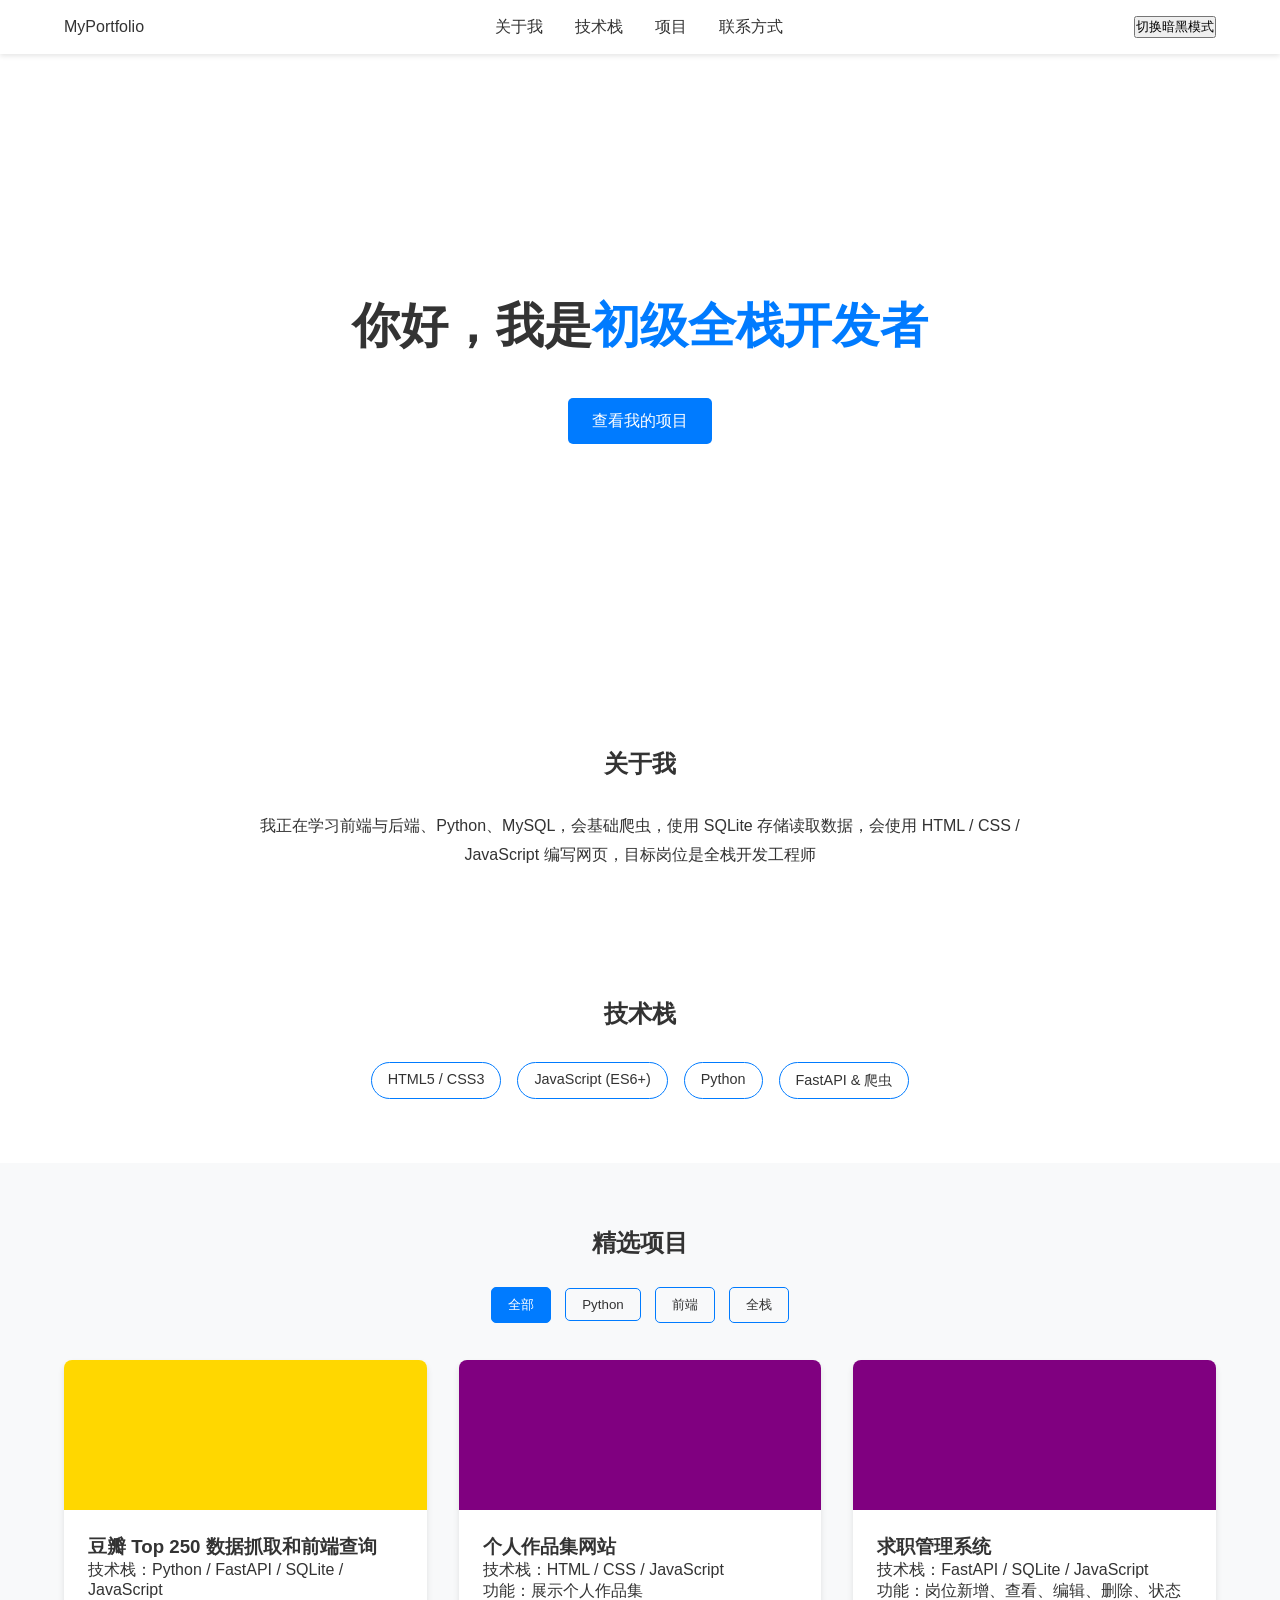
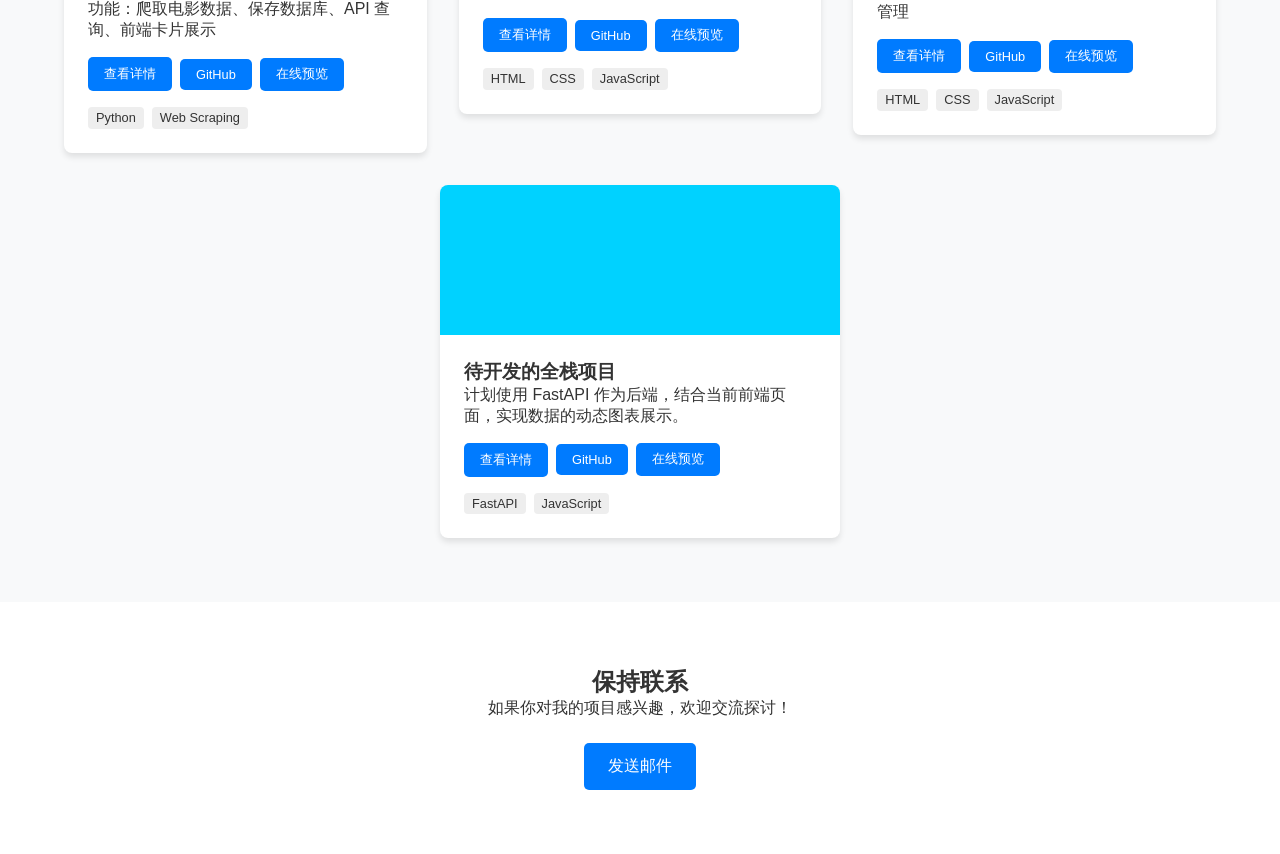
<file: index.html>
<!DOCTYPE html>
<html lang="zh-CN">
<head>
    <meta charset="UTF-8">
    <meta name="viewport" content="width=device-width, initial-scale=1.0">
    <title>我的个人网页</title>
    <link rel="stylesheet" href="./css/style.css">
</head>
<body>
    <!-- 顶部导航条 -->
    <nav class="navbar">
        <div class="logo">MyPortfolio</div>
        <!-- JavaScript 事件绑定 -->
        <div class="nav-links">
            <a href="#aboutMe" class="nav-btn">关于我</a>
            <a href="#skills" class="nav-btn">技术栈</a>
            <a href="#projects" class="nav-btn">项目</a>
            <a href="#contact" class="nav-btn">联系方式</a>
        </div>
        <button id="theme-toggle">切换暗黑模式</button>
    </nav>
  
    <!-- 首屏区域 -->
    <header class="hero" id="home">
        <h1>你好，我是<span class="highlight">初级全栈开发者</span></h1>
        <!-- <p>我正在学习前端与后端、Python、MySQL，并使其结合起来完成一个完整的项目</p> -->
        <a href="#projects" class="btn">查看我的项目</a>
    </header>

    <section class="section about-me" id="aboutMe">
        <h2>关于我</h2>
        <div class="aboutMe-container">
            <p>我正在学习前端与后端、Python、MySQL，会基础爬虫，使用 SQLite 存储读取数据，会使用 HTML / CSS / JavaScript 编写网页，目标岗位是全栈开发工程师</p>
        </div>
    </section>
    <!-- 技能墙 -->
    <section class="section" id="skills">
        <h2>技术栈</h2>
        <div class="skills-container">
            <span class="skill-badge">HTML5 / CSS3</span>
            <span class="skill-badge">JavaScript (ES6+)</span>
            <span class="skill-badge">Python</span>
            <span class="skill-badge">FastAPI & 爬虫</span>
        </div>
    </section>

    <!-- 项目展示 -->
    <section class="section bg-light" id="projects">
        <h2>精选项目</h2>
        <div class="filter-buttons">
            <button class="filter-btn active" data-filter="all">全部</button>
            <button class="filter-btn" data-filter="python">Python</button>
            <button class="filter-btn" data-filter="frontend">前端</button>
            <button class="filter-btn" data-filter="fullstack">全栈</button>
        </div>
        <!-- CSS Flexbox 布局 -->
        <div class="project-grid">
            <!-- 项目卡片 1 -->
            <div class="project-card" data-category="fullstack">
                <div class="card-image" style="background-color: #ffd700;"></div>
                <div class="card-content">
                    <h3>豆瓣 Top 250 数据抓取和前端查询</h3>
                    <p>技术栈：Python / FastAPI / SQLite / JavaScript</p>
                    <p>功能：爬取电影数据、保存数据库、API 查询、前端卡片展示</p>
                    <div class="tags">
                        <div class="project-actions">
                            <button class="detail-btn">查看详情</button>
                            <a href="https://github.com/k1-kk/Project/tree/master/movie-top250-project" target="_blank" rel="noopener noreferrer" class="project-link">GitHub</a>
                            <a href="https://github.com/k1-kk/Project/tree/master/movie-top250-project" target="_blank" rel="noopener noreferrer" class="project-link">在线预览</a>
                        </div>
                        <div class="project-detail">
                            <p>项目难点：处理网页结构变化、数据清洗和 CSV 导出。</p>
                            <p>项目收获：熟悉了请求、解析、存储的完整爬虫流程。</p>
                        </div>
                        <span>Python</span><span>Web Scraping</span>
                    </div>
                </div>
            </div>
            
            <!-- 项目卡片 2 -->
            <div class="project-card" data-category="frontend">
                <div class="card-image" style="background-color: purple;"></div>
                <div class="card-content">
                    <h3>个人作品集网站</h3>
                    <p>技术栈：HTML / CSS / JavaScript</p>
                    <p>功能：展示个人作品集</p>
                    <div class="tags">
                        <div class="project-actions">
                            <button class="detail-btn">查看详情</button>
                            <a href="https://github.com/k1-kk/Project" target="_blank" rel="noopener noreferrer" class="project-link">GitHub</a>
                            <a href="https://k1-kk.github.io/Project/" target="_blank" rel="noopener noreferrer" class="project-link">在线预览</a>
                        </div>
                        <div class="project-detail">
                            <p>功能：响应式布局、暗黑模式、项目筛选、项目详情展开</p>
                        </div>
                        <span>HTML</span><span>CSS</span><span>JavaScript</span>
                    </div>
                </div>
            </div>

            <!-- 项目卡片 3 -->
            <div class="project-card" data-category="fullstack">
                <div class="card-image" style="background-color: purple;"></div>
                <div class="card-content">
                    <h3>求职管理系统</h3>
                    <p>技术栈：FastAPI / SQLite / JavaScript</p>
                    <p>功能：岗位新增、查看、编辑、删除、状态管理</p>
                    <div class="tags">
                        <div class="project-actions">
                            <button class="detail-btn">查看详情</button>
                            <a href="https://github.com/k1-kk/Project" target="_blank" rel="noopener noreferrer" class="project-link">GitHub</a>
                            <a href="https://k1-kk.github.io/Project/" target="_blank" rel="noopener noreferrer" class="project-link">在线预览</a>
                        </div>
                        <div class="project-detail">
                            <p>项目收获：熟悉了 FastAPI 的使用，能边存储数据边读取；能通过 JS 事件筛选数据</p>
                        </div>
                        <span>HTML</span><span>CSS</span><span>JavaScript</span>
                    </div>
                </div>
            </div>

            <!-- 项目卡片 4 -->
            <div class="project-card" data-category="fullstack">
                <div class="card-image" style="background-color: #00d2ff;"></div>
                <div class="card-content">
                    <h3>待开发的全栈项目</h3>
                    <p>计划使用 FastAPI 作为后端，结合当前前端页面，实现数据的动态图表展示。</p>
                    <div class="tags">
                        <div class="project-actions">
                            <button class="detail-btn">查看详情</button>
                            <a href="https://github.com/k1-kk/Project"  target="_blank" rel="noopener noreferrer" class="project-link">GitHub</a>
                            <a href="https://k1-kk.github.io/Project/" target="_blank" rel="noopener noreferrer" class="project-link">在线预览</a>
                        </div>
                        <div class="project-detail">
                            <p>计划使用 FastAPI + MySQL 做后端接口，实现项目数据的增删改查和图表展示</p>
                        </div>
                        <span>FastAPI</span><span>JavaScript</span>
                    </div>
                </div>
            </div>
        </div>
    </section>
    
    <!-- 联系方式 -->
    <section class="section" id="contact">
        <h2>保持联系</h2>
        <p>如果你对我的项目感兴趣，欢迎交流探讨！</p>
        <a href="mailto:1651368107@qq.com" class="btn">发送邮件</a>
    </section>

    <script src="./js/script.js"></script>
</body>
</html>
</file>
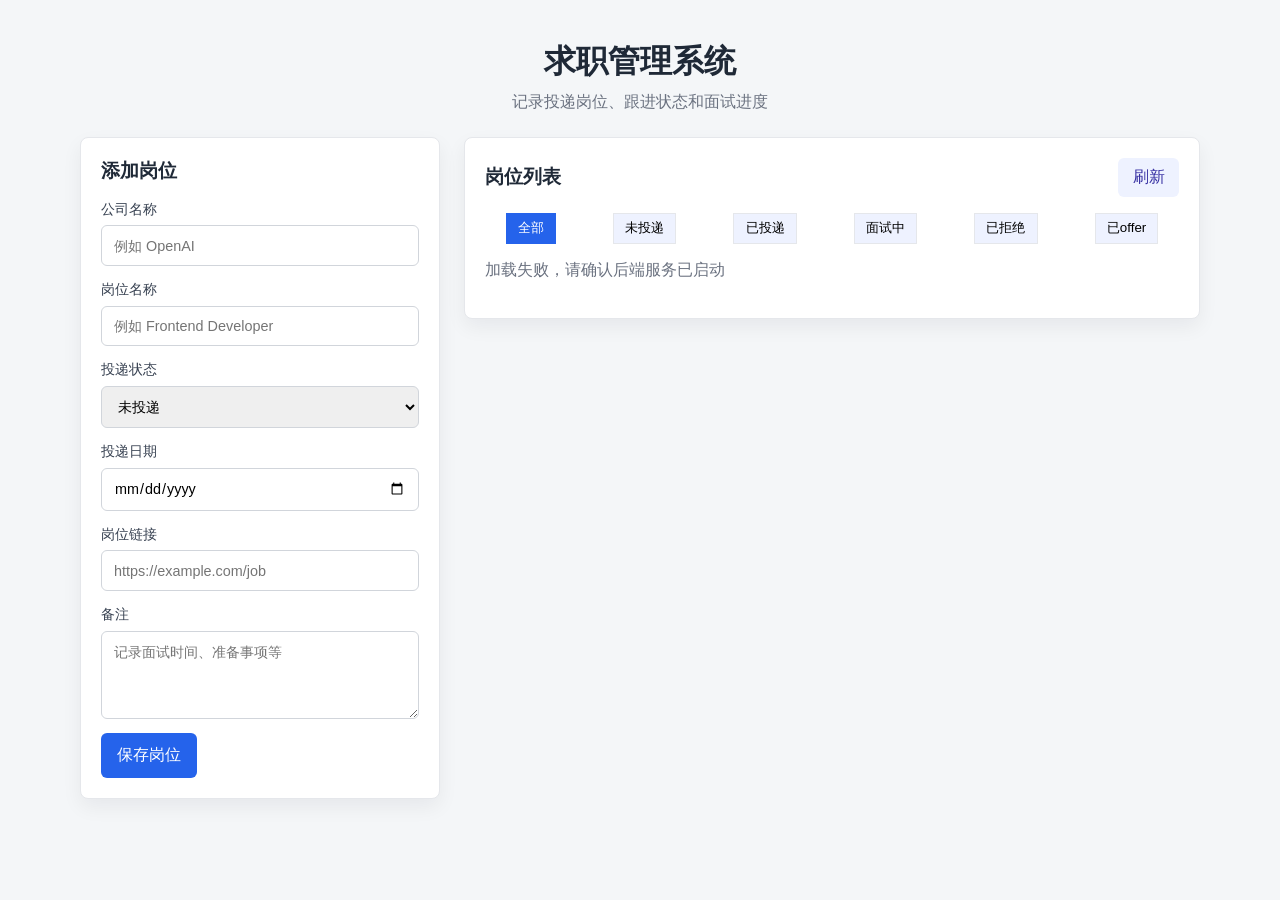
<file: job-tracker-project/frontend/index.html>
<!DOCTYPE html>
<html lang="zh-CN">
<head>
    <meta charset="UTF-8">
    <meta name="viewport" content="width=device-width, initial-scale=1.0">
    <title>求职管理系统</title>
    <link rel="stylesheet" href="./style.css">
</head>
<body>
    <header class="page-header">
        <h1>求职管理系统</h1>
        <p>记录投递岗位、跟进状态和面试进度</p>
    </header>

    <main class="app-layout">
        <section class="panel form-panel">
            <h2>添加岗位</h2>
            <form id="jobForm" class="job-form">
                <label>
                    公司名称
                    <input id="company" type="text" required placeholder="例如 OpenAI">
                </label>

                <label>
                    岗位名称
                    <input id="position" type="text" required placeholder="例如 Frontend Developer">
                </label>

                <label>
                    投递状态
                    <select id="status">
                        <option value="未投递">未投递</option>
                        <option value="已投递">已投递</option>
                        <option value="面试中">面试中</option>
                        <option value="已拒绝">已拒绝</option>
                        <option value="已offer">已offer</option>
                    </select>
                </label>

                <label>
                    投递日期
                    <input id="applyDate" type="date">
                </label>

                <label>
                    岗位链接
                    <input id="jobUrl" type="url" placeholder="https://example.com/job">
                </label>

                <label>
                    备注
                    <textarea id="note" rows="4" placeholder="记录面试时间、准备事项等"></textarea>
                </label>

                <div class="form-actions">
                    <button id="submitBtn" type="submit">保存岗位</button>
                    <button id="cancelEditBtn" type="button" class="secondary-btn" hidden>取消编辑</button>
                </div>
            </form>
        </section>

        <section class="panel list-panel">
            <div class="list-header">
                <h2>岗位列表</h2>
                <button id="refreshBtn" type="button">刷新</button>
            </div>
            <div class="btn-list">
                <button class="filter-btn active" data-filter="全部">全部</button>
                <button class="filter-btn" data-filter="未投递">未投递</button>
                <button class="filter-btn" data-filter="已投递">已投递</button>
                <button class="filter-btn" data-filter="面试中">面试中</button>
                <button class="filter-btn" data-filter="已拒绝">已拒绝</button>
                <button class="filter-btn" data-filter="已offer">已offer</button>
            </div>

            <p id="statusText" class="status-text"></p>
            <div id="jobList" class="job-list"></div>
        </section>
    </main>

    <script src="./app.js"></script>
</body>
</html>
</file>
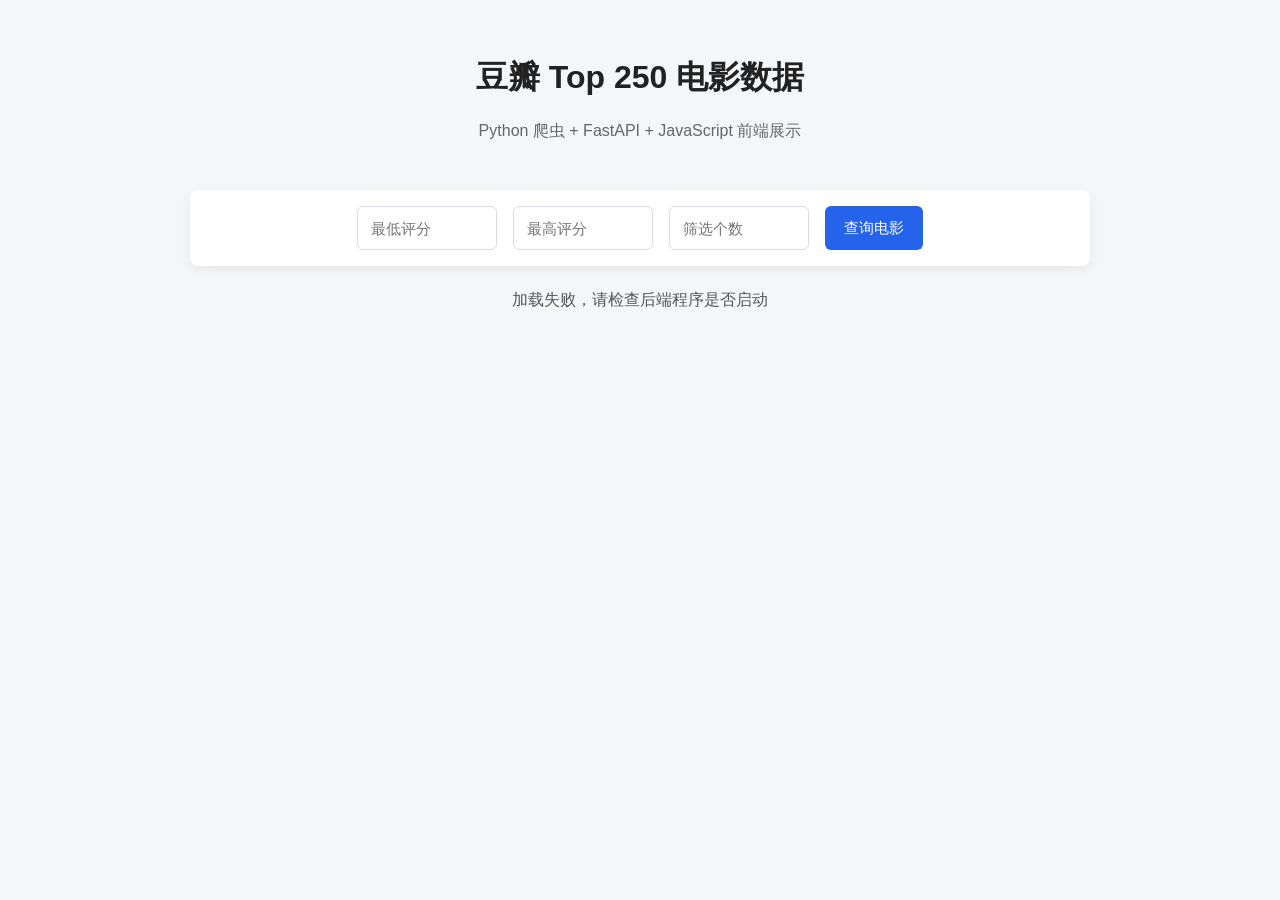
<file: movie-top250-project/frontend/index.html>
<!DOCTYPE html>
<html lang="en">
<head>
    <meta charset="UTF-8">
    <meta name="viewport" content="width=device-width, initial-scale=1.0">
    <title>豆瓣 Top 250 榜单</title>
    <link rel="stylesheet" href="./style.css">

</head>
<body>
    <header>
        <h1>豆瓣 Top 250 电影数据</h1>
        <p>Python 爬虫 + FastAPI + JavaScript 前端展示</p>  
    </header>

    <section class="controls">
        <input id="min-rating" type="number" min="0" max="10" step="0.1" placeholder="最低评分">
        <input id="max-rating" type="number" min="0" max="10" step="0.1" placeholder="最高评分">
        <input id="limit" type="number" min="1" max="250" step="1" placeholder="筛选个数">
        <button id="loadBtn">查询电影</button>
    </section>

    <p id="status"></p>

    <section id="movieGrid" class="movie-grid"></section>
    <script src="./app.js"></script>
</body>
</html>
</file>
<file: css/style.css>
/* =========================================
   1. 基础重置与全局变量
   ========================================= */
:root {
    --bg-color: #ffffff;
    --text-color: #333333;
    --primary-color: #007bff;
    --section-bg: #f8f9fa;
}

/* 暗黑模式变量（通过 JS 触发） */
body.dark-mode {
    --bg-color: #121212;
    --text-color: #e0e0e0;
    --section-bg: #1e1e1e;
}

* {
    margin: 0;
    padding: 0;
    box-sizing: border-box;
}

/* 使用 html 的 font-size 作为 rem 的基准 */
html {
    font-size: 16px; /* 1rem = 16px */
    scroll-behavior: smooth;
}

body {
    font-family: -apple-system, BlinkMacSystemFont, "Segoe UI", Roboto, sans-serif;
    background-color: var(--bg-color);
    color: var(--text-color);
    transition: background-color 0.3s, color 0.3s;
}

/* =========================================
   2. 导航栏 (Flexbox 基础应用)
   ========================================= */
.navbar {
    display: flex;
    flex-direction: row;
    justify-content: space-between;   /*是排版魔法：它会把里面的元素（Logo 和按钮）分别推到最左边和最右边，中间留出空白。*/
    align-items: center;              /*让 Logo 和按钮在垂直方向上居中对齐。*/
    padding: 1rem 5%;
    box-shadow: 0 2px 5px rgba(0,0,0,0.1);
    position: sticky;                 /*吸顶效果。当网页往下滚动时，导航栏会像贴纸一样粘在屏幕最顶部，不会跟着滚走。*/
    top: 0;
    background-color: var(--bg-color);
    z-index: 100;
}

.nav-links {
    display: flex;
    gap: 2rem;
    align-items: center;
}
.nav-btn {
    display: inline-block;
    text-decoration: none;
    color:var(--text-color);
    
}

.nav-btn:hover {
    color: var(--primary-color);
}

.btn:hover {
    opacity: 0.8;
}

#theme-toggle {
    cursor: pointer;
}

/* =========================================
   3. 首屏区域 (vh 单位练习)
   ========================================= */
.hero {
    /* 使用 vh 让首屏高度占据屏幕的 80% */
    height: 70vh; 
    display: flex;
    flex-direction: column;         /*Flexbox 默认是横向排的，这行代码让里面的标题、简介、按钮改成从上往下竖着排。*/
    justify-content: center;
    align-items: center;
    text-align: center;
    padding: 0 1rem;
}

.hero h1 {
    font-size: 3rem; /* 使用 rem 控制字体大小 */
    margin-bottom: 1rem;
}

.highlight {
    color: var(--primary-color);
}

.btn {
    display: inline-block;
    padding: 0.8rem 1.5rem;
    background-color: var(--primary-color);
    color: white;
    text-decoration: none;
    border-radius: 5px;
    margin-top: 1.5rem;
    transition: opacity 0.3s;
}

/* =========================================
   4. 通用区块设置
   ========================================= */
.section {
    padding: 4rem 5%;
    text-align: center;
}

.aboutMe-container {
    max-width: 760px;
    margin:2rem auto 0;
    line-height: 1.8;
}

.bg-light {
    background-color: var(--section-bg);
}

/* =========================================
   5. 技能与项目 (Flexbox 进阶应用)
   ========================================= */
.skills-container {
    display: flex;
    flex-wrap: wrap;
    justify-content: center;
    gap: 1rem;
    margin-top: 2rem;
}

.skill-badge {
    padding: 0.5rem 1rem;
    border: 1px solid var(--primary-color);
    border-radius: 20px;
    font-size: 0.9rem;
}

.project-grid {
    display: flex;
    flex-wrap: wrap; /* 允许卡片折行 */
    gap: 2rem;
    justify-content: center;
    margin-top: 2rem;

    align-items: flex-start;
}

.filter-buttons {
      margin-top: 1.5rem;
  }

.filter-btn {
    padding: 0.5rem 1rem;
    margin: 0.3rem;
    border: 1px solid var(--primary-color);
    background: transparent;
    color: var(--text-color);
    border-radius: 5px;
    cursor: pointer;
}

.filter-btn.active,
.filter-btn:hover {
    background-color: var(--primary-color);
    color: white;
}

.project-card {
    /* 基础宽度为 300px，随着屏幕变大可以适度拉伸 */
    flex: 1 1 300px; 
    /* flex: 1 1 300px; 是三个属性的缩写：
    flex-grow: 1（允许放大）：如果有剩余空间，卡片可以拉伸填满。
    flex-shrink: 1（允许缩小）：如果空间不够，卡片可以被挤压。
    flex-basis: 300px（基础宽度）：卡片最理想的宽度是 300px。 */
    max-width: 400px;
    background-color: var(--bg-color);
    border-radius: 8px;
    box-shadow: 0 4px 6px rgba(0,0,0,0.1);
    overflow: hidden;
    text-align: left;

    display: flex;
    flex-direction: column;
}

.card-image {
    height: 150px;
    width: 100%;
}

.card-content {
    padding: 1.5rem;

    flex: 1;
    display: flex;
    flex-direction: column;
}

.tags {
    margin-top: auto;
}

.tags span {
    display: inline-block;
    font-size: 0.8rem;
    background-color: #eee;
    color: #333;
    padding: 0.2rem 0.5rem;
    border-radius: 4px;
    margin-right: 0.5rem;
    margin-top: 1rem;
}

.detail-btn {
    margin-top: 1rem;
    padding: 0.5rem 1rem;
    border: none;
    background-color: var(--primary-color);
    color: white;
    border-radius: 5px;
    cursor: pointer;
}

.detail-btn:hover {
    opacity: 0.85;
}


.project-actions {
    /* margin-top: 1rem; */
    display: flex;
    gap: 0.5rem;
    flex-wrap: wrap;
    align-items: center;

}

.project-link {
    margin-top: 1rem;
    display: inline-block;
    padding: 0.5rem 1rem;
    background-color: var(--primary-color);
    border: none;
    color: white;
    text-decoration: none;
    border-radius: 5px;
    font-size: 0.8rem;
}

.project-link:hover {
    opacity: 0.85;  
}

.project-detail {
    display: none;
    margin-top: 1rem;
    padding-top: 1rem;
    border-top: 1px solid #ddd;
    line-height: 1.6;
    font-size: 0.9rem;
}

.project-card.open .project-detail {
    display: block;
}

/* =========================================
   6. 移动端响应式适配 (Media Queries)
   ========================================= */
@media (max-width: 768px) {
    /* 当屏幕宽度小于 768px (通常是手机) 时触发 */
    html {
        font-size: 14px; /* 整体缩小基础字号，所有 rem 单位都会跟随缩小 */
    }
    
    .hero h1 {
        font-size: 2.5rem;
    }
    
    /* project-card 因为有 flex: 1 1 300px 会自动堆叠成单列，这里不需要额外写太多 */
    .navbar {
        flex-wrap: wrap;
        gap: 1rem;
    }

    .nav-links {
        order: 3;
        width: 100%;
        justify-content: center;
        gap: 1rem;
        flex-wrap: wrap;
    }
}
</file>
<file: job-tracker-project/frontend/style.css>
* {
    box-sizing: border-box;
}

body {
    margin: 0;
    font-family: Arial, "Microsoft YaHei", sans-serif;
    background-color: #f4f6f8;
    color: #1f2937;
}

.page-header {
    padding: 2.5rem 1rem 1.5rem;
    text-align: center;
}

.page-header h1 {
    margin: 0 0 0.5rem;
    font-size: 2rem;
}

.page-header p {
    margin: 0;
    color: #6b7280;
}

.app-layout {
    width: min(1120px, calc(100% - 2rem));
    margin: 0 auto 3rem;
    display: grid;
    grid-template-columns: 360px 1fr;
    gap: 1.5rem;
    align-items: start;
}

.panel {
    background-color: #ffffff;
    border: 1px solid #e5e7eb;
    border-radius: 8px;
    box-shadow: 0 8px 20px rgba(15, 23, 42, 0.06);
}

.form-panel,
.list-panel {
    padding: 1.25rem;
}

.panel h2 {
    margin: 0 0 1rem;
    font-size: 1.2rem;
}

.job-form {
    display: grid;
    gap: 0.9rem;
}

.job-form label {
    display: grid;
    gap: 0.4rem;
    color: #374151;
    font-size: 0.9rem;
}

.job-form input,
.job-form select,
.job-form textarea {
    width: 100%;
    padding: 0.7rem 0.75rem;
    border: 1px solid #d1d5db;
    border-radius: 6px;
    font: inherit;
}

.job-form textarea {
    resize: vertical;
}

.job-form button,
.list-header button,
.delete-btn,
.edit-btn {
    border: none;
    border-radius: 6px;
    cursor: pointer;
    font: inherit;
}

.form-actions {
    display: flex;
    gap: 0.75rem;
    flex-wrap: wrap;
}

.job-form button {
    padding: 0.75rem 1rem;
    background-color: #2563eb;
    color: #ffffff;
}

.job-form button:hover {
    background-color: #1d4ed8;
}

.job-form .secondary-btn {
    background-color: #e5e7eb;
    color: #374151;
}

.job-form .secondary-btn:hover {
    background-color: #d1d5db;
}

.list-header {
    display: flex;
    justify-content: space-between;
    gap: 1rem;
    align-items: center;
    margin-bottom: 1rem;
}

.list-header h2 {
    margin: 0;
}

.list-header button {
    padding: 0.55rem 0.9rem;
    background-color: #eef2ff;
    color: #3730a3;
}

.btn-list {
    display: flex;
    flex-wrap: wrap;
    gap: 1rem;
    margin-bottom: 1rem;
    justify-content: space-around;
    align-items: center;
}

.btn-list button {
    padding: 0.35rem 0.7rem;
    background-color: #eef2ff;
    color: black;
    border: 1px solid #e5e7eb;
}

.btn-list button:hover {
    background-color: #2453ec23;
}

.filter-btn.active {
    background-color: #2563eb;
    color: #ffffff;
    border-color: #2563eb;
}

.filter-btn {
    cursor: pointer;
}

.status-text {
    min-height: 1.4rem;
    margin: 0 0 1rem;
    color: #6b7280;
}

.job-list {
    display: grid;
    gap: 1rem;
}

.job-card {
    padding: 1rem;
    border: 1px solid #e5e7eb;
    border-radius: 8px;
    background-color: #ffffff;
}

.job-card-header {
    display: flex;
    justify-content: space-between;
    gap: 1rem;
    align-items: start;
}

.job-card h3 {
    margin: 0 0 0.3rem;
    font-size: 1.05rem;
}

.job-card p {
    margin: 0.3rem 0;
    color: #4b5563;
}

.status-badge {
    display: inline-block;
    padding: 0.25rem 0.5rem;
    border-radius: 999px;
    background-color: #ecfdf5;
    color: #047857;
    font-size: 0.8rem;
    white-space: nowrap;
}

.job-meta {
    margin-top: 0.75rem;
    font-size: 0.9rem;
}

.job-link {
    color: #2563eb;
    text-decoration: none;
}

.job-link:hover {
    text-decoration: underline;
}

.card-actions {
    display: flex;
    gap: 0.5rem;
    flex-wrap: wrap;
    margin-top: 0.85rem;
}

.edit-btn,
.delete-btn {
    margin-top: 0.85rem;
    padding: 0.5rem 0.8rem;
}

.edit-btn {
    background-color: #dbeafe;
    color: #1d4ed8;
}

.edit-btn:hover {
    background-color: #bfdbfe;
}

.delete-btn {
    background-color: #fee2e2;
    color: #b91c1c;
}

.delete-btn:hover {
    background-color: #fecaca;
}

@media (max-width: 820px) {
    .app-layout {
        grid-template-columns: 1fr;
    }
}
</file>
<file: movie-top250-project/frontend/style.css>
* {
    box-sizing: border-box;
}

body {
    margin: 0;
    font-family: Arial,"Mircosoft YaHei",sans-serif;
    background-color: #f4f6f8;
    color: #222;
}

header {
    text-align: center;
    padding: 3rem 1rem 2rem;
}

header h1 {
    margin-top: 0.5rem;
}

header p {
    color: #666;
}

.controls {
    max-width: 900px;
    margin: 0 auto 1.5rem;
    padding: 1rem;
    display: flex;
    flex-wrap: wrap;
    gap: 1rem;
    justify-content: center;
    background-color: white;
    border-radius: 8px;
    box-shadow: 0 4px 12px rgba(0,0 , 0, 0.06);
}

.controls input {
    width: 140px;
    padding: 0.7rem 0.8rem;
    border: 1px solid #d6dbe1;
    border-radius: 6px;
    font-size: 0.95rem;
}

.controls button {
    padding: 0.7rem 1.2rem;
    border: none;
    border-radius: 6px;
    background-color: #2563eb;
    color: white;
    cursor: pointer;
    font-size: 0.95rem;
}

.controls button:disabled {
    background-color: #9ca3af;
    cursor: not-allowed;
}

.controls button:hover {
    background-color: #1d4ed8;
}

#status {
    text-align: center;
    color: #555;
    min-height: 1.5rem;
}

.movie-grid {
    max-width: 1100px;
    margin: 2rem auto;
    padding: 0 1rem 3rem;
    display: grid;
    grid-template-columns: repeat(auto-fill,minmax(180px, 1fr));
    gap: 1.5rem;
}

.movie-card {
    background-color: white;
    overflow: hidden;
    width: 180px;
    box-shadow: 0 6px 16px rgba(0,0 , 0, 0.08);
    border: 1px solid #ddd;
    border-radius: 8px;
    text-align: center;
    transition: transform 0.2s, box-shadow 0.2s;
}

.movie-card:hover {
    transform: translateY(-4px);
    box-shadow: 0 10px 24px rgba(0,0 , 0, 0.12);
}

.movie-cover {
    width: 100%;
    height: 260px;
    object-fit: cover;
    display: block;
}

.movie-card h3 {
    margin: 0;
    padding: 0.9rem 0.9rem 0.4rem;
    font-size: 1.2rem;
}

.movie-card p {
    margin: 0;
    padding: 0 0.9rem 1rem;
    color: #e62f22;
    font-weight: bold;
}
</file>
